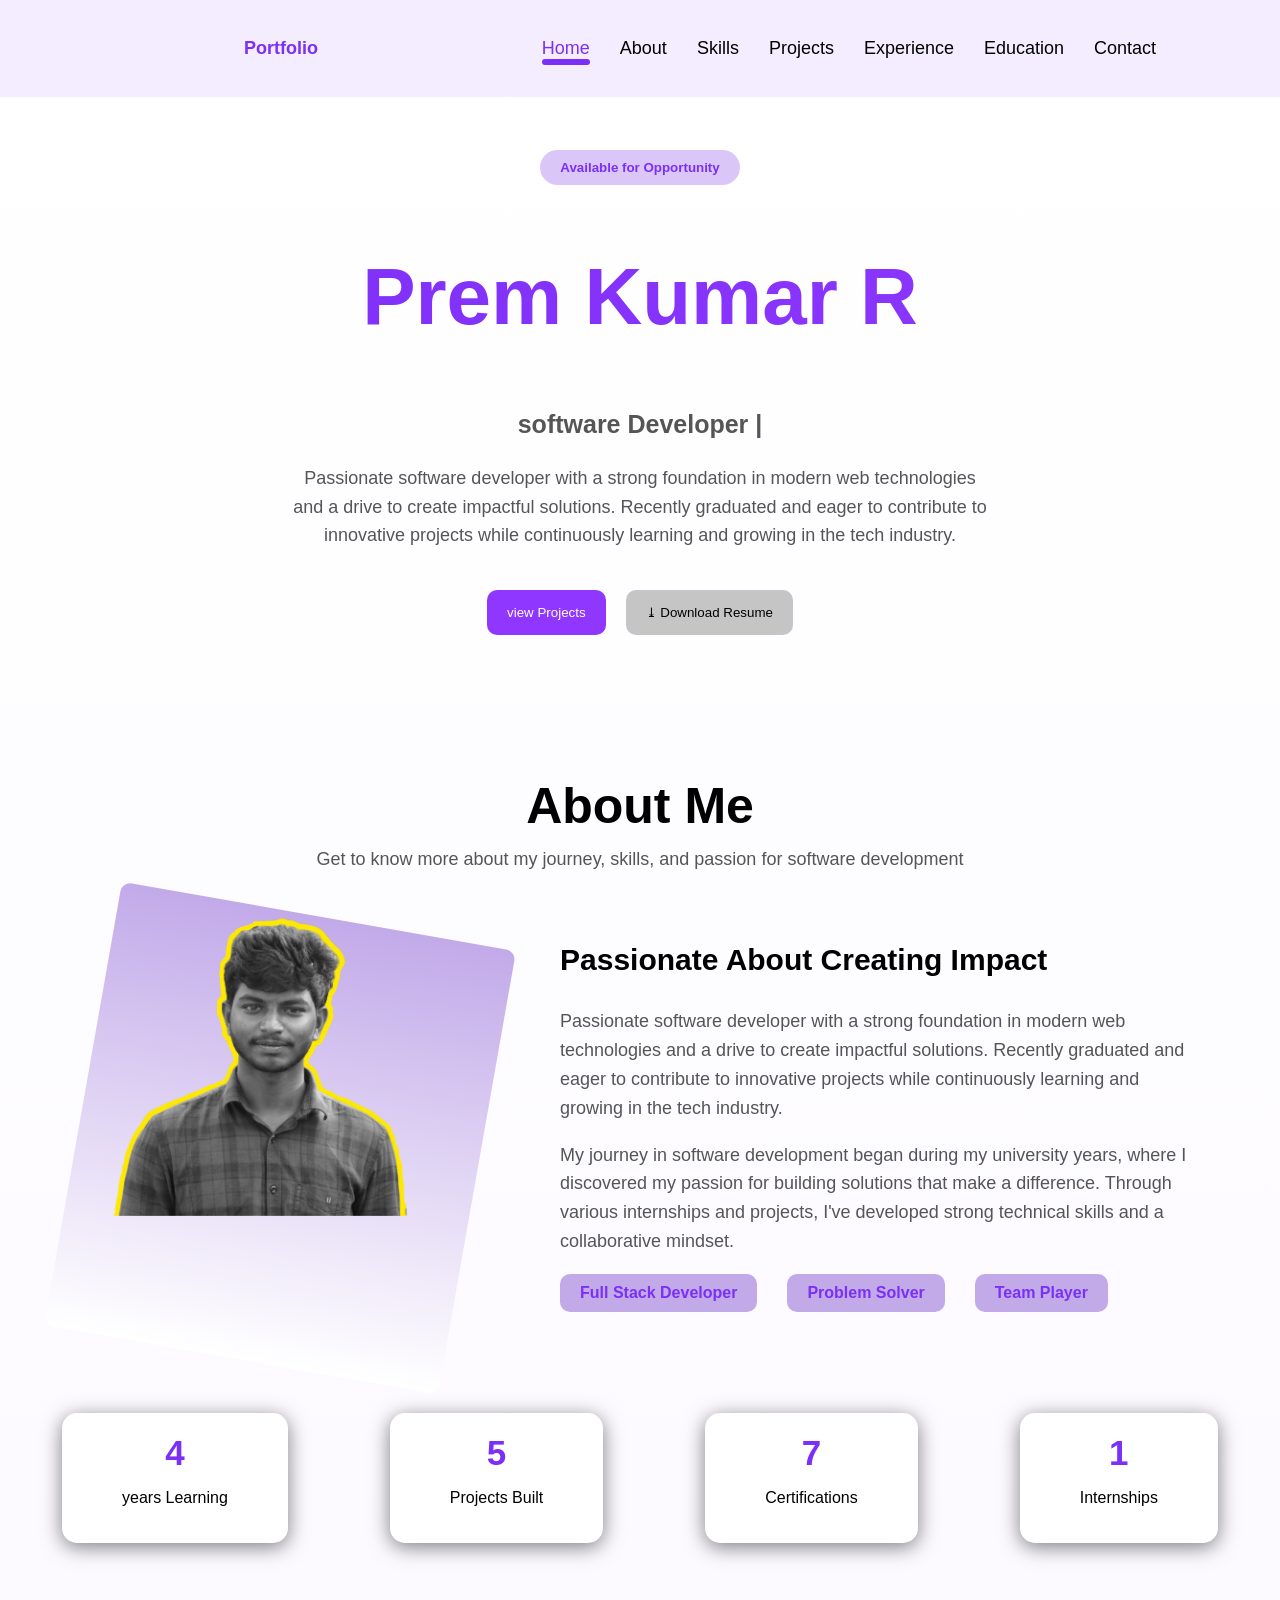
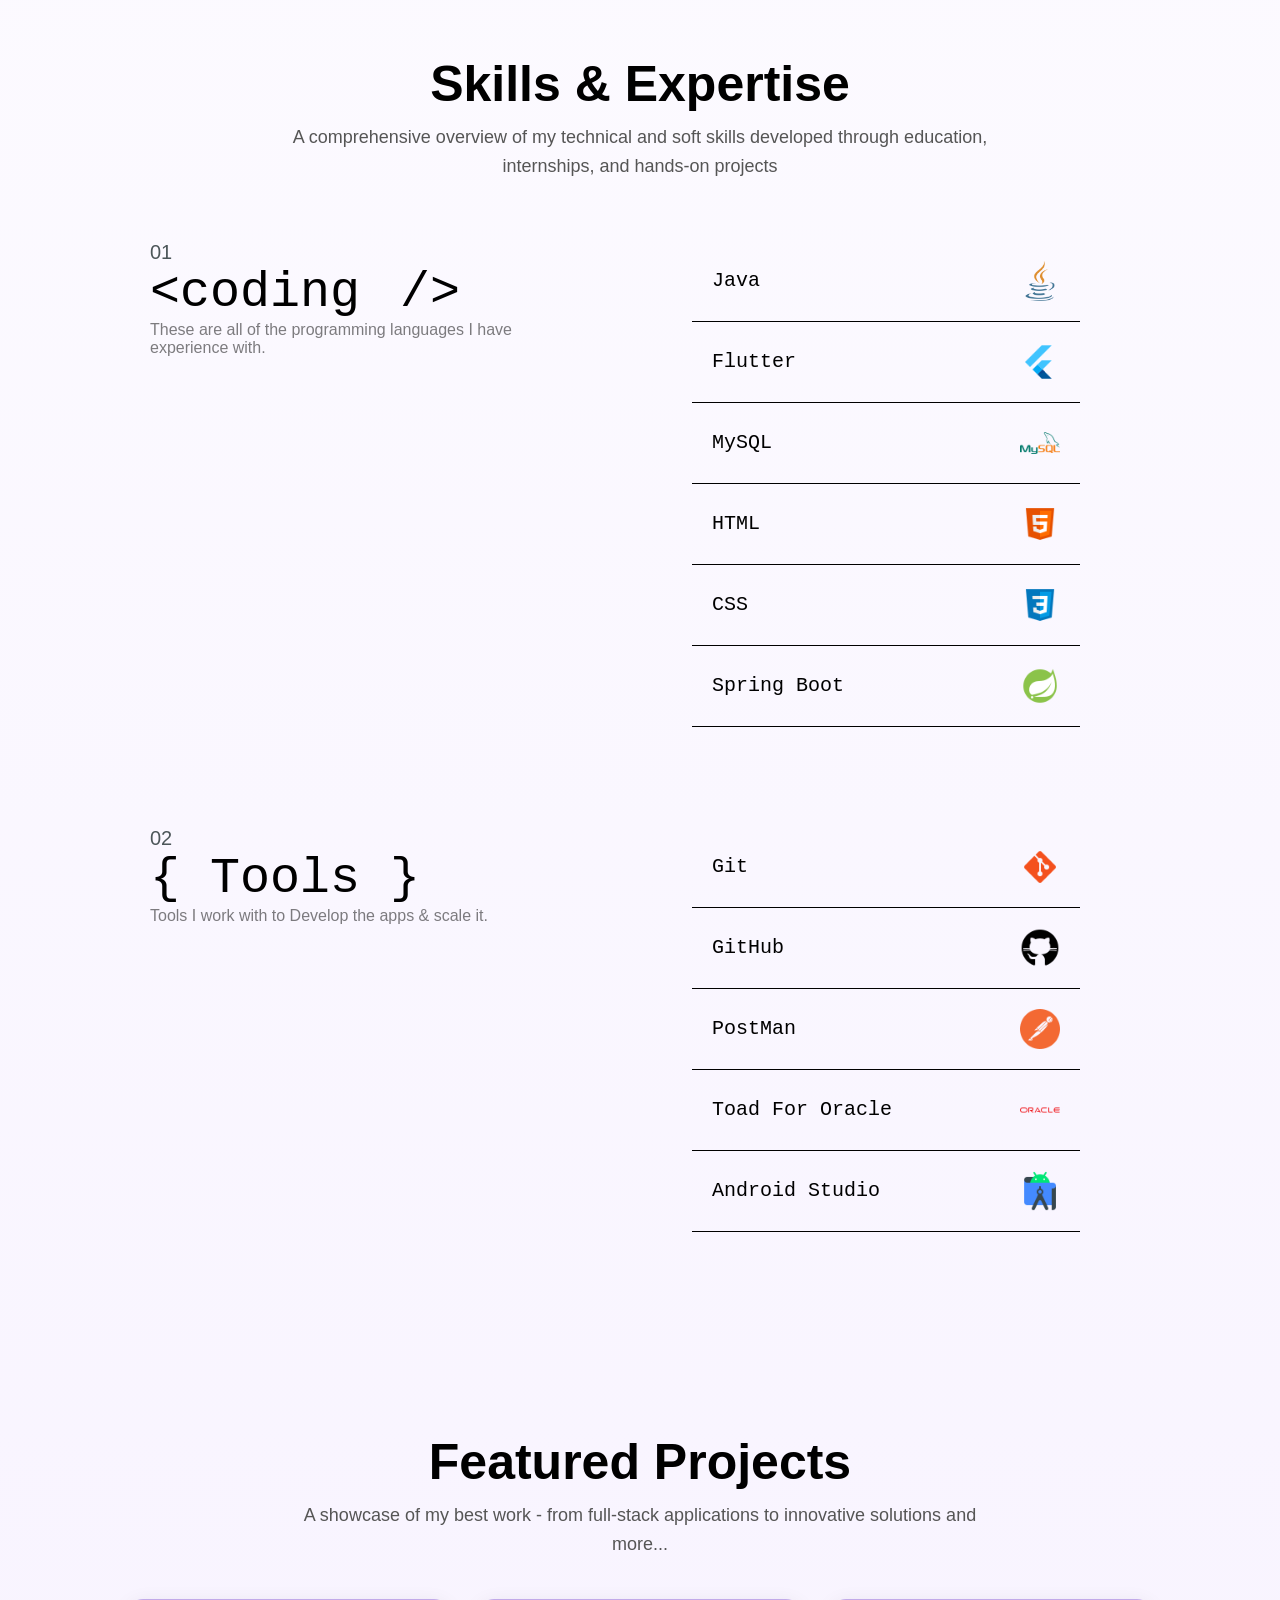
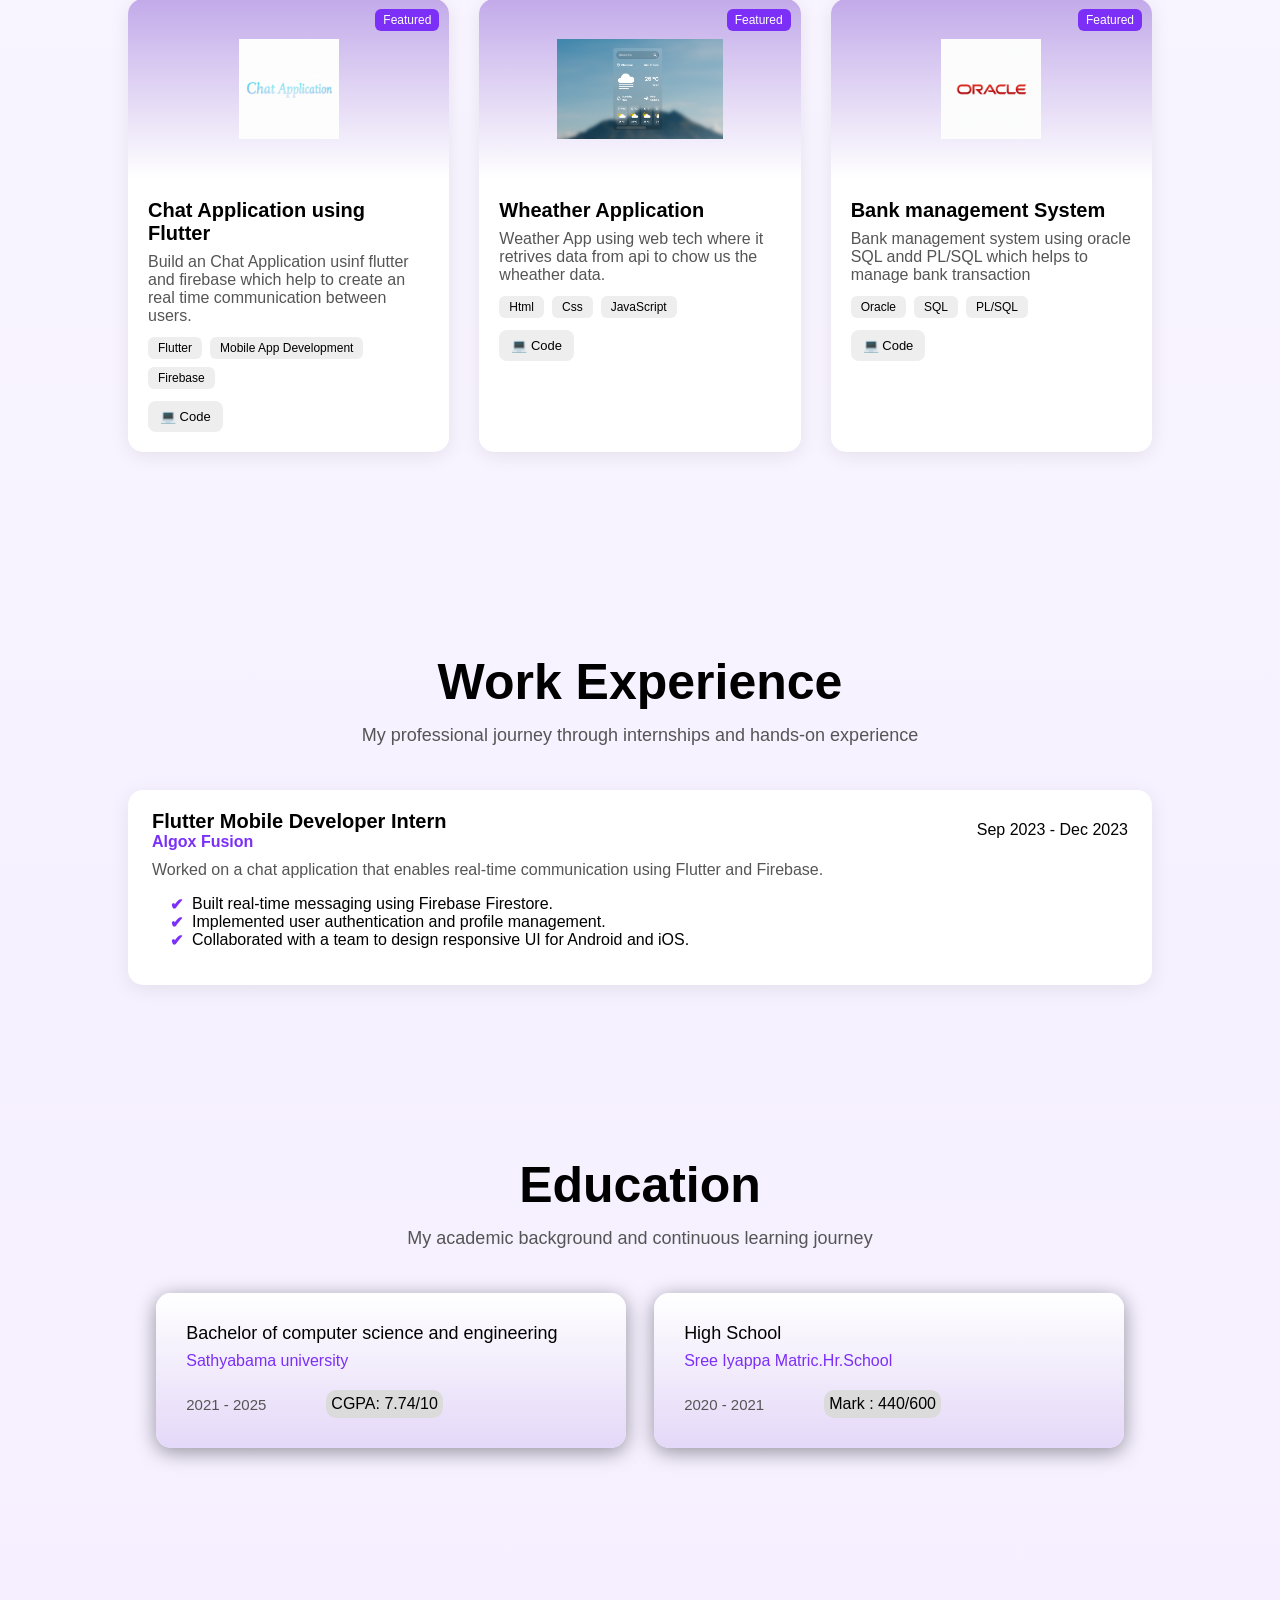
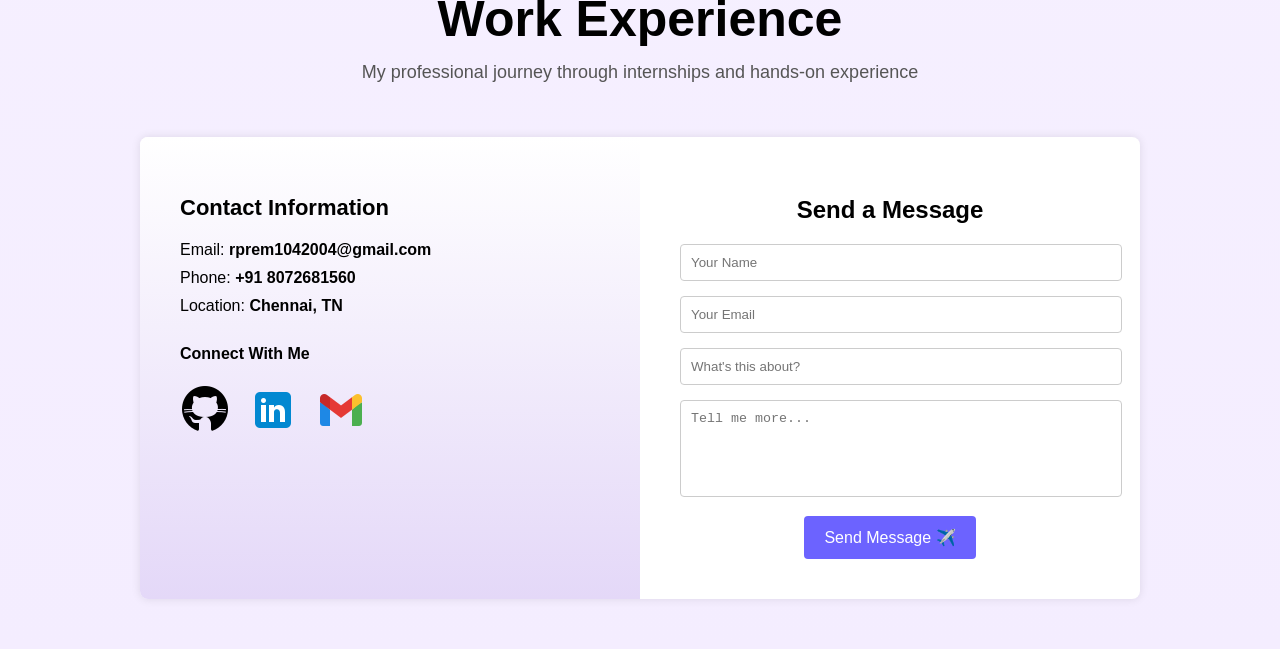
<file: index.html>
<!DOCTYPE html>
<html lang="en">
<head>
    <meta charset="UTF-8">
    <meta name="viewport" content="width=device-width, initial-scale=1.0">
    <title>Portfolio</title>
    <link rel="stylesheet" href="style.css">
    <script src="https://cdn.emailjs.com/dist/email.min.js"></script>
</head>
<body>

    <header>
       <nav class="navbar">
        <div class="logo">Portfolio</div>
        <ul class="nav-links">
        <li class="nav-item active" data-section="home">Home</li>
        <li class="nav-item" data-section="aboutme">About</li>
        <li class="nav-item" data-section="skills_and_expertise">Skills</li>
        <li class="nav-item" data-section="projects">Projects</li>
        <li class="nav-item" data-section="experience">Experience</li>
        <li class="nav-item" data-section="education">Education</li>
        <li class="nav-item" data-section="contact">Contact</li>
        </ul>
       </nav>
    </header>

    <main>
        <section id="home" class="home">
            <button class="avail_opportunity">Available for Opportunity</button>
            <h1 class="user_name">Prem Kumar R</h1>
            <h3 id="titles" class="titles"></h3>
            <p class="description">Passionate software developer with a strong foundation in modern web technologies and a drive to create impactful solutions. Recently graduated and eager to contribute to innovative projects while continuously learning and growing in the tech industry.</p>
            <div class="buttons">
                <button class="view-btn">view Projects</button>
                <button class="resume-btn" onclick="resumeView()" > <span>⤓</span> Download Resume</button>
            </div>
        </section>

        <section id="aboutme" class="aboutme">
            <h1 class="heading">About Me</h1>
            <p class="description">Get to know more about my journey, skills, and passion for software development</p>

            <div class="about_section_photo_intro">
                <div class="photo">
                    <div class="image_">
                        <img src="assets/images/prem.png" style="width:300px; " alt="">
                    </div>

                </div>
                <div class="self_intro">
                    <h3>Passionate About Creating Impact</h3>
                    <p >Passionate software developer with a strong foundation in modern web technologies and a drive to create impactful solutions. Recently graduated and eager to contribute to innovative projects while continuously learning and growing in the tech industry.</p>
                    <p >My journey in software development began during my university years, where I discovered my passion for building solutions that make a difference. Through various internships and projects, I've developed strong technical skills and a collaborative mindset.</p>
                    <div class="highlitter">
                        <div>Full Stack Developer</div>
                        <div>Problem Solver</div>
                        <div>Team Player</div>
                    </div>

                  
                </div>

              

            </div>

                <div class="stats">
                        <div class="stat-box">

                            <span class="count" data-target="4" >4</span>
                            <p>years Learning</p>
                        </div>
                        <div class="stat-box">
                            <span class="count" data-target="5" >5</span>
                            <p>Projects Built</p>
                        </div>
                        <div class="stat-box">
                            <span class="count" data-target="7" >7</span>
                            <p>Certifications</p>
                        </div>
                        <div class="stat-box">
                            <span class="count" data-target="1" >1</span>
                            <p>Internships</p>
                        </div>
                        

                    </div>
        </section>

         <section id="skills_and_expertise" class="skills_and_expertise">
           <h1 class="heading">Skills & Expertise</h1>
           <p class="description">A comprehensive overview of my technical and soft skills developed through education, internships, and hands-on projects</p>
        
           <div class="language_details">
                    <div class="coding">
                        <div class="index_">01</div>
                        <div class="title_">
                             &lt;coding &ThinSpace;/&gt; 
                            </div>
                            <div class="description_">These are all of the programming languages I have experience with.</div>
                    </div>

                    <div class="coding_language_content">
                            <div class="language_content">
                                <span>Java</span>
                                <img src="assets/images/java.png" width="40px" alt="">
                                <div class="rating">⭐️⭐️⭐️⭐️</div>
                            </div>
                              <div class="language_content">
                                <span>Flutter</span>
                                <img src="assets/images/flutter.png"  width="40px" alt="">
                                  <div class="rating">⭐️⭐️⭐️⭐️</div>
                            </div>
                                 
                              <div class="language_content">
                                <span>MySQL</span>
                                <img src="assets/images/mysql.png"  width="40px" alt="">
                                  <div class="rating">⭐️⭐️⭐️⭐️</div>
                            </div>
                              <div class="language_content">
                                <span>HTML</span>
                                <img src="assets/images/html.png"  width="40px" alt="">
                                  <div class="rating">⭐️⭐️⭐️⭐️</div>
                            </div>
                              <div class="language_content">
                                <span>CSS</span>
                                <img src="assets/images/css.png"  width="40px" alt="">
                                  <div class="rating">⭐️⭐️⭐️⭐️</div>
                            </div>
                        
                             <div class="language_content">
                                <span>Spring Boot</span>
                                <img src="assets/images/spring-boot.png"  width="40px" alt="">
                                <div class="rating">⭐️⭐️⭐️</div>
                            </div>
                    </div>   
            </div>

             <div class="language_details">
                    <div class="coding">
                        <div class="index_">02</div>
                        <div class="title_"> { Tools }</div>
                            <div class="description_">Tools I work with to Develop the apps & scale it.</div>
                    </div>

                    <div class="coding_language_content">
                            <div class="language_content">
                                <span>Git</span>
                                <img src="assets/images/git.png" width="40px" alt="">
                                <div class="rating">⭐️⭐️⭐️⭐️</div>
                            </div>
                              <div class="language_content">
                                <span>GitHub</span>
                                <img src="assets/images/github.png"  width="40px" alt="">
                                  <div class="rating">⭐️⭐️⭐️⭐️</div>
                            </div>
                                 
                              <div class="language_content">
                                <span>PostMan</span>
                                <img src="assets/images/postman.png"  width="40px" alt="">
                                  <div class="rating">⭐️⭐️⭐️⭐️</div>
                            </div>
                              <div class="language_content">
                                <span>Toad For Oracle</span>
                                <img src="assets/images/oracle.png"  width="40px" alt="">
                                  <div class="rating">⭐️⭐️⭐️⭐️⭐️</div>
                            </div>
                              <div class="language_content">
                                <span>Android Studio</span>
                                <img src="assets/images/android-studio.png"  width="40px" alt="">
                                  <div class="rating">⭐️⭐️⭐️⭐️</div>
                            </div>
                    </div>   
            </div>
                    </div>
                </div>
        </section> 

        <section id="projects" class="projects-section">
            <h1 class="heading">Featured Projects</h1>
            <p class="description">A showcase of my best work - from full-stack applications to innovative solutions and more...</p>
            
            <div class="project-container" id="projectContainer">
                <!-- js -->
            </div>

            
        </section>

        <section class="experience" id="experience">
            <h1 class="heading">Work Experience</h1>
            <p class="description">My professional journey through internships and hands-on experience</p>

            <div class="experience-container">
                <!-- js -->
            </div>

        </section>

        <section class="education" id="education">
            
            <h1 class="heading">Education</h1>
            <p class="description">My academic background and continuous learning journey</p>

            <div class="education-container">
                <div class="education-card">
                    <div class="education-name">Bachelor of computer science and engineering</div>
                    <div class="scl-clg_name">Sathyabama university</div>
                    <div class="education_details">
                        <div class="dates">2021 - 2025</div>
                        <div class="cgpa">CGPA: 7.74/10</div>
                    </div>
                </div>
                      <div class="education-card">
                    <div class="education-name">High School</div>
                    <div class="scl-clg_name">Sree Iyappa Matric.Hr.School</div>
                    <div class="education_details">
                        <div class="dates">2020 - 2021</div>
                        <div class="cgpa">Mark : 440/600</div>
                    </div>
                </div>
            </div>

        </section>

        <section class="contact" id="contact">
            <h1 class="heading">Work Experience</h1>
            <p class="description">My professional journey through internships and hands-on experience</p>
    <div class="contact-container">
        
        <div class="contact-info">
            <h2>Contact Information</h2>
            <p>Email: <strong>rprem1042004@gmail.com</strong></p>
            <p>Phone: <strong>+91 8072681560</strong></p>
            <p>Location: <strong>Chennai, TN</strong></p>

            <div class="social-icons">
                <h4>Connect With Me</h4>
                <!-- <a href="https://github.com/premkumar0410" target="_blank"><img src="assets/images/github.png" alt="GitHub Profile"></a> -->
                <a target="_blank" href="https://github.com/premkumar0410"><img src="assets/images/github.png" alt="GitHub"></a>
                <a target="_blank" href="www.linkedin.com/in/prem-kumar-r0010"><img src="assets/images/linkedin.png" alt="LinkedIn"></a>
                <a href="mailto:rprem1042004@gmail.com"><img src="assets/images/gmail.png" alt="Gmail"></a>
            </div>
        </div>

        <div class="contact-form">
            <h2>Send a Message</h2>
            <form id="contact-form">
                <input type="text" name="user_name" placeholder="Your Name" required />
                <input type="email" name="user_email" placeholder="Your Email" required />
                <input type="text" name="subject" placeholder="What's this about?" required />
                <textarea name="message" rows="5" placeholder="Tell me more..." required></textarea>
                <button type="submit" id="submit-btn">Send Message ✈️</button>
            </form>
            <div id="form-message" style="display: none; margin-top: 15px; padding: 10px; border-radius: 5px;"></div>
        </div>
    </div>
</section>

    </main>

   
    <script src="script.js"></script>



</body>
</html>
</file>
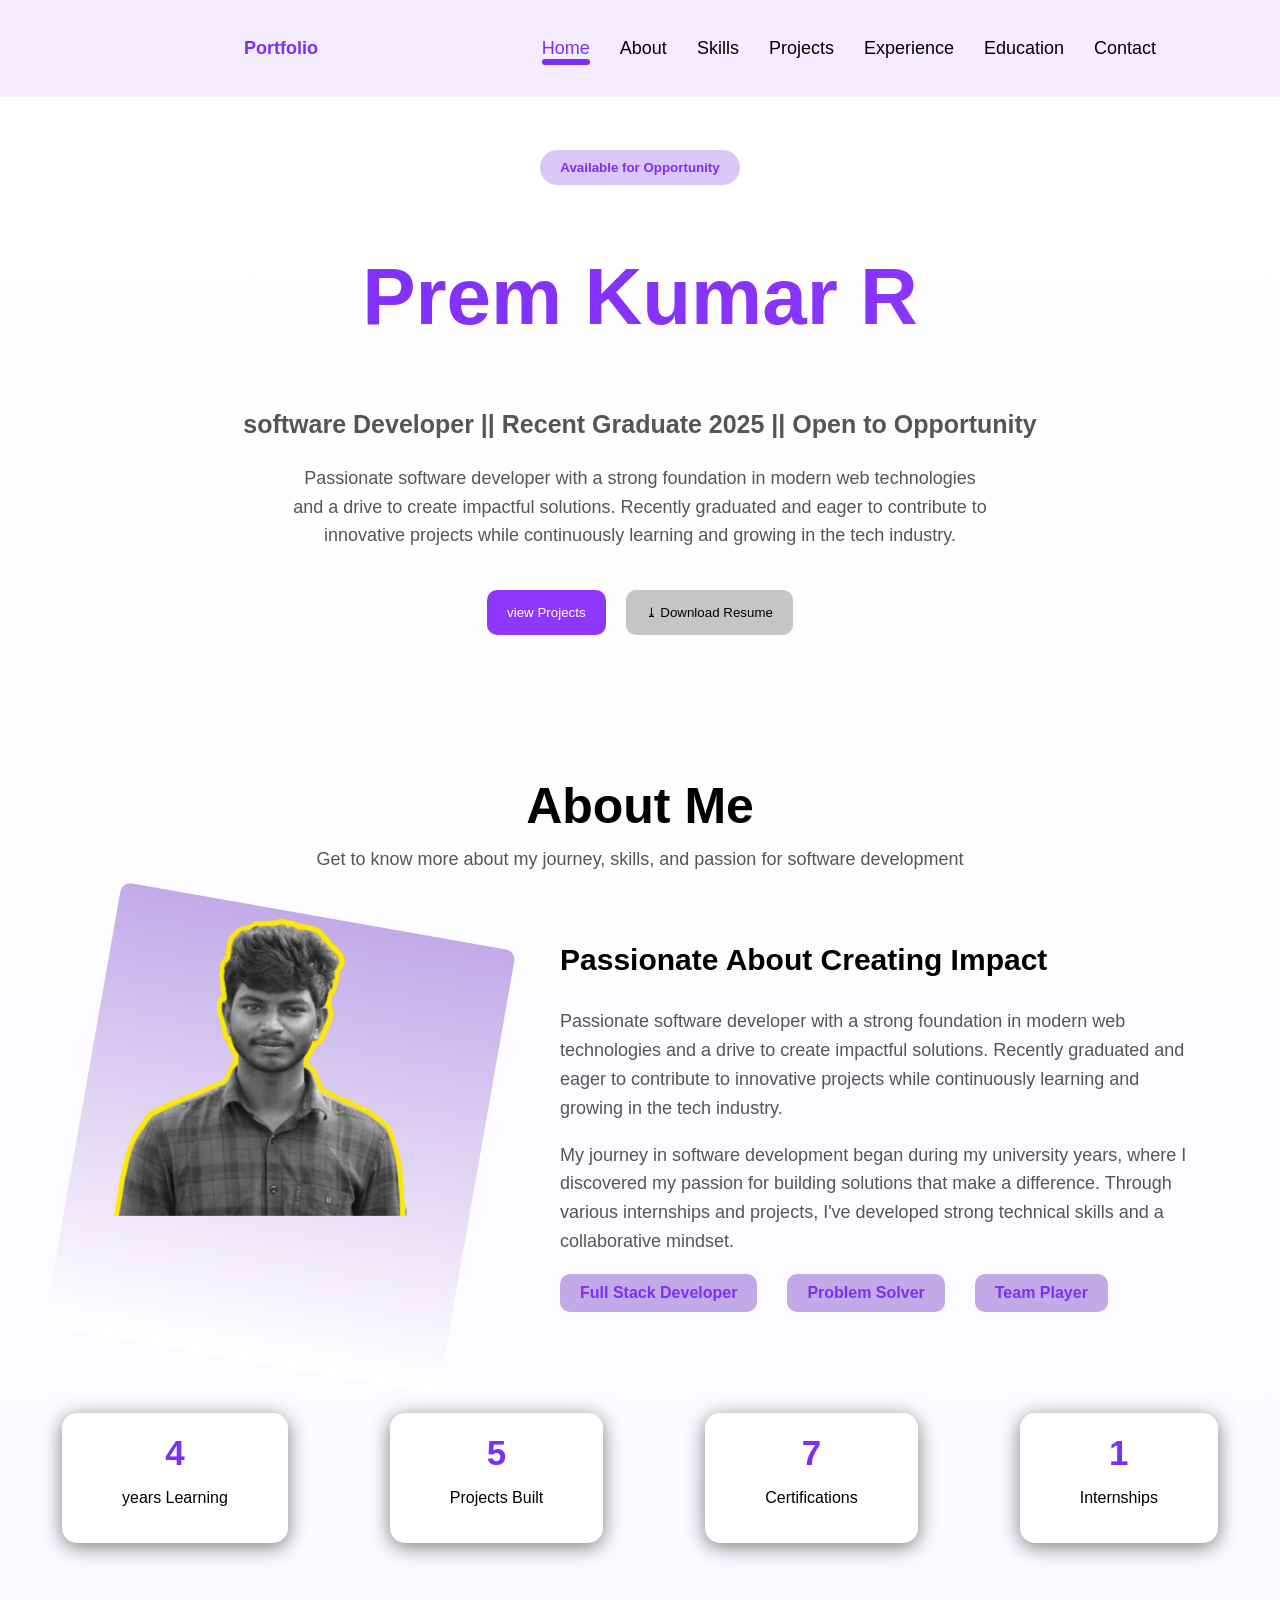
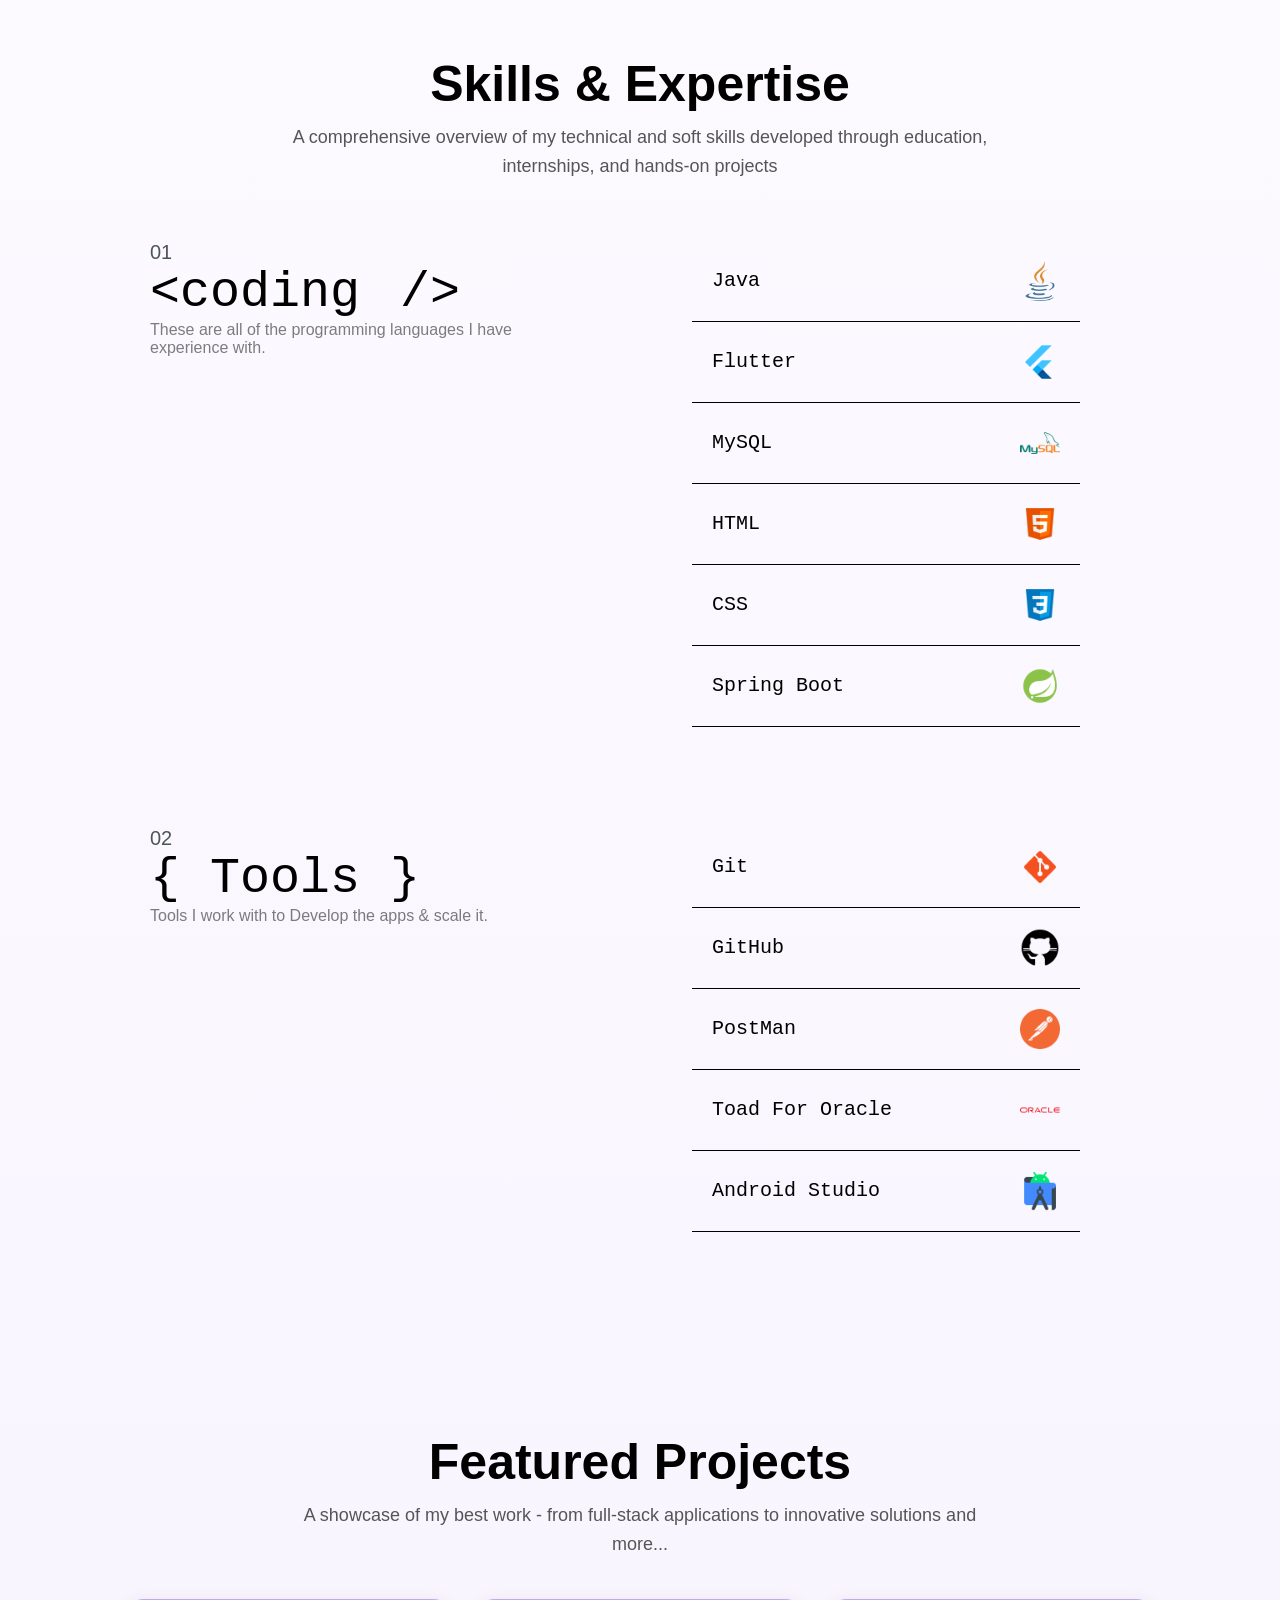
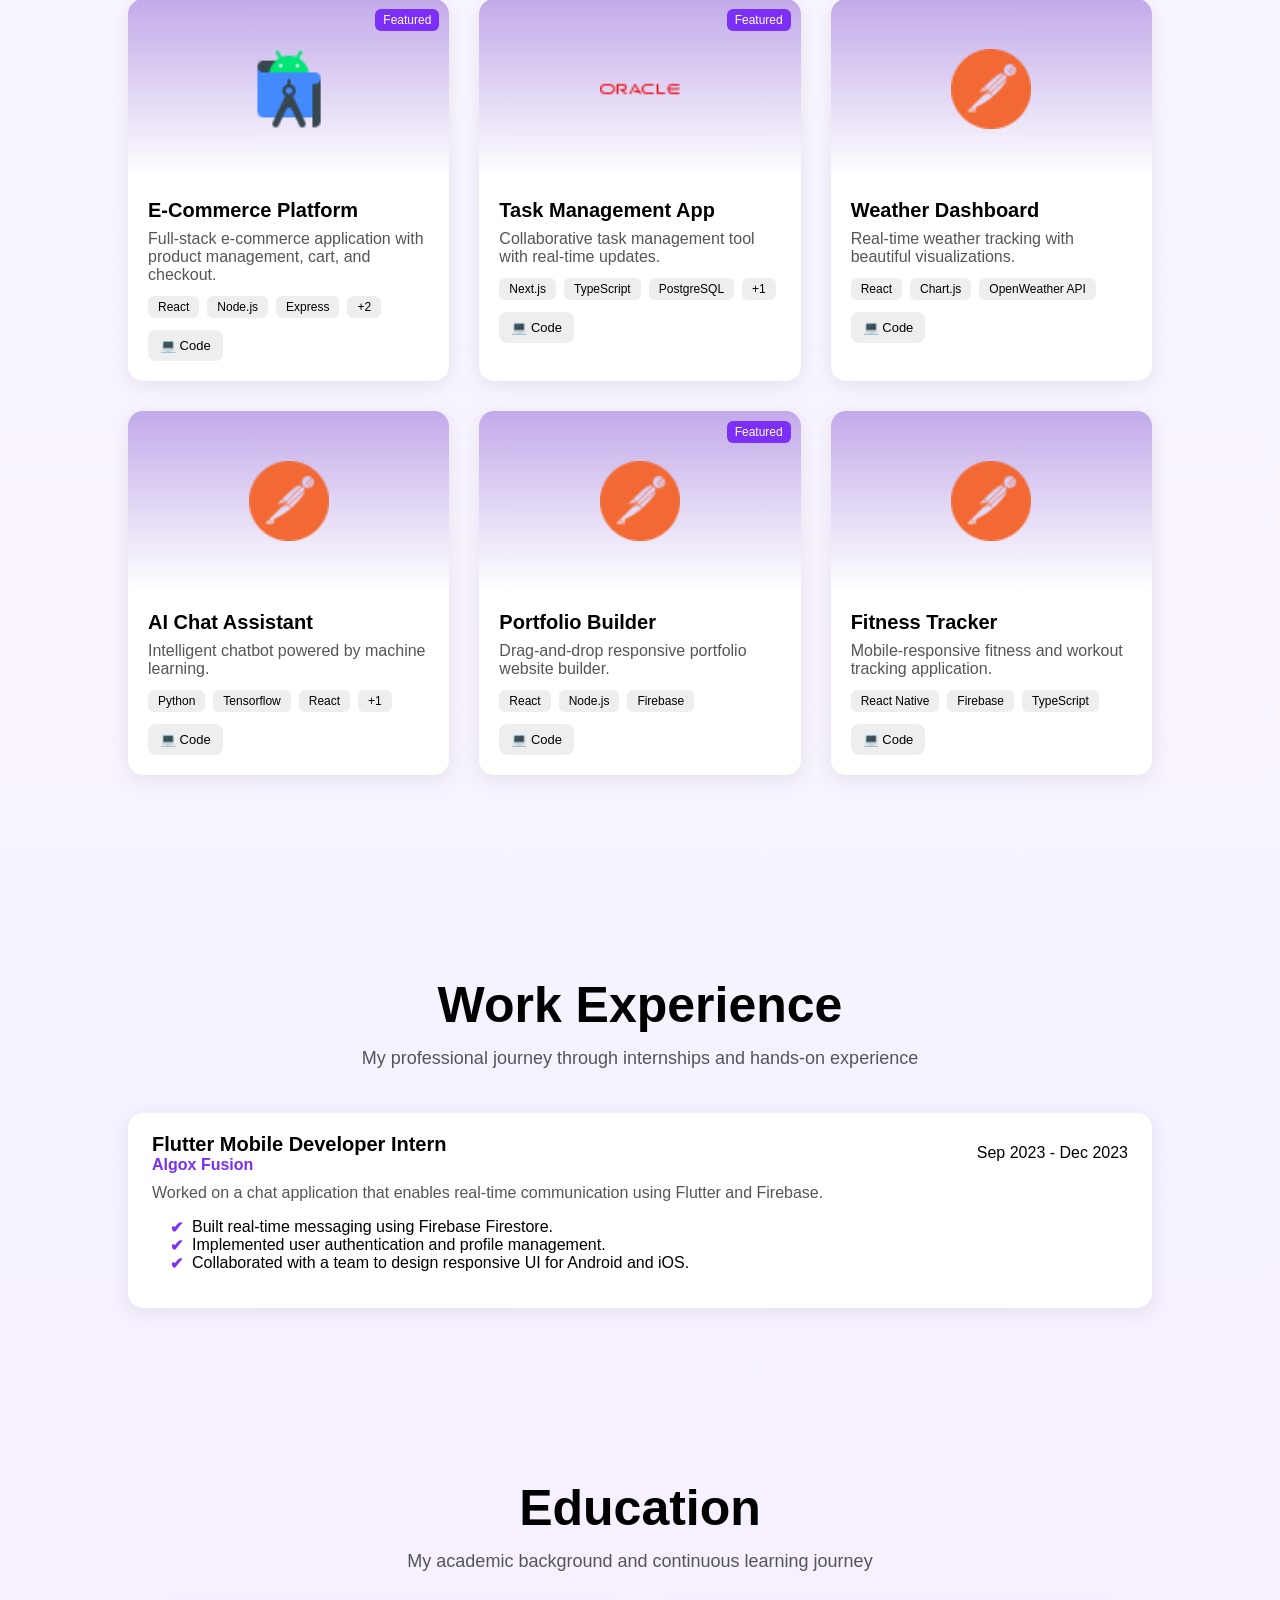
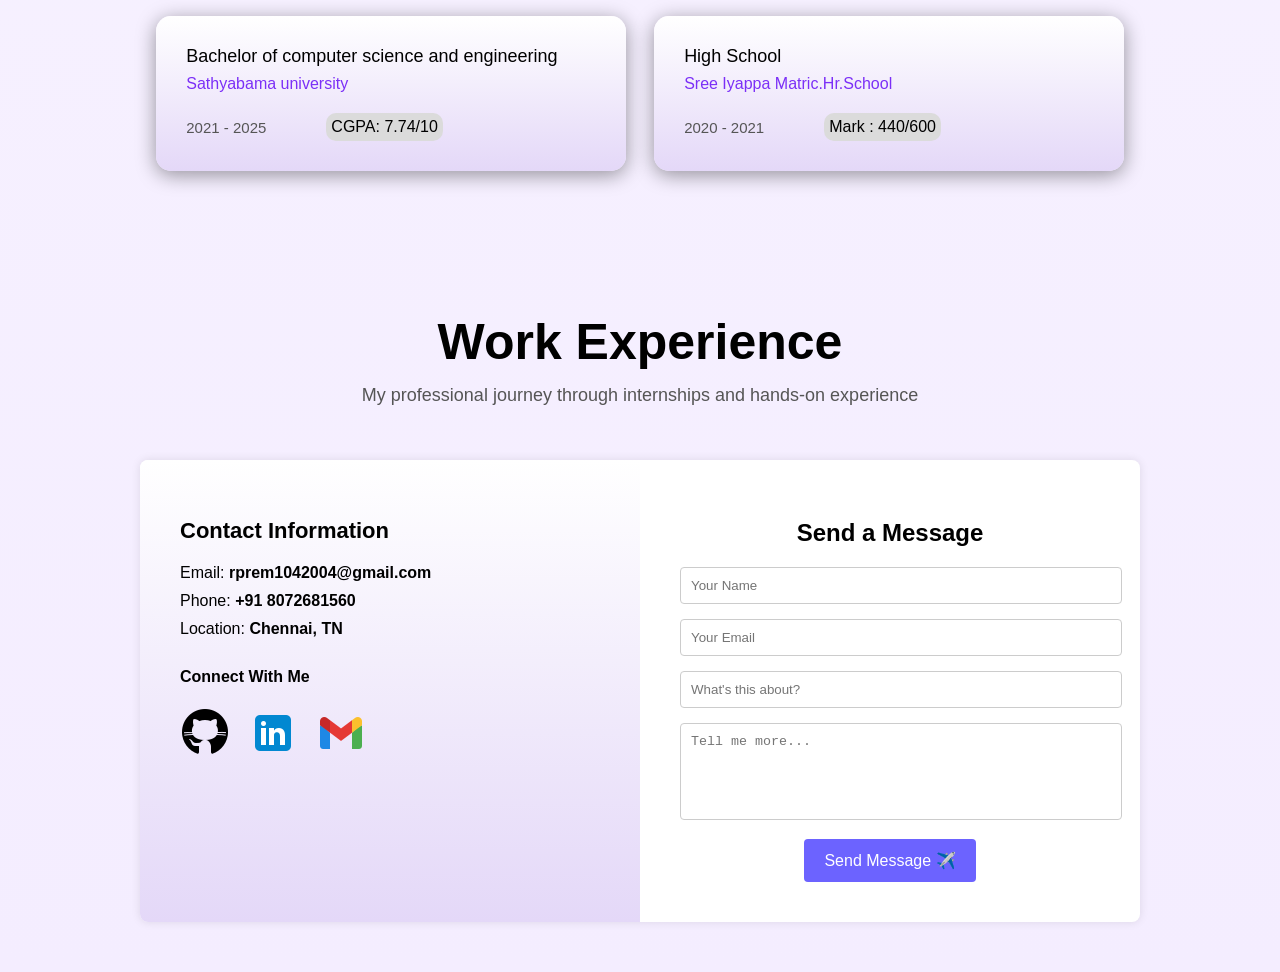
<file: HTML/index.html>
<!DOCTYPE html>
<html lang="en">
<head>
    <meta charset="UTF-8">
    <meta name="viewport" content="width=device-width, initial-scale=1.0">
    <title>Portfolio</title>
    <link rel="stylesheet" href="/CSS/style.css">
    <script src="https://cdn.emailjs.com/dist/email.min.js"></script>
</head>
<body>

    <header>
       <nav class="navbar">
        <div class="logo">Portfolio</div>
        <ul class="nav-links">
        <li class="nav-item active" data-section="home">Home</li>
        <li class="nav-item" data-section="aboutme">About</li>
        <li class="nav-item" data-section="skills_and_expertise">Skills</li>
        <li class="nav-item" data-section="projects">Projects</li>
        <li class="nav-item" data-section="experience">Experience</li>
        <li class="nav-item" data-section="education">Education</li>
        <li class="nav-item" data-section="contact">Contact</li>
        </ul>
       </nav>
    </header>

    <main>
        <section id="home" class="home">
            <button class="avail_opportunity">Available for Opportunity</button>
            <h1 class="user_name">Prem Kumar R</h1>
            <h3 class="titles">software Developer || Recent Graduate 2025 || Open to Opportunity</h3>
            <p class="description">Passionate software developer with a strong foundation in modern web technologies and a drive to create impactful solutions. Recently graduated and eager to contribute to innovative projects while continuously learning and growing in the tech industry.</p>
            <div class="buttons">
                <button class="view-btn">view Projects</button>
                <button class="resume-btn" onclick="resumeView()" > <span>⤓</span> Download Resume</button>
            </div>
        </section>

        <section id="aboutme" class="aboutme">
            <h1 class="heading">About Me</h1>
            <p class="description">Get to know more about my journey, skills, and passion for software development</p>

            <div class="about_section_photo_intro">
                <div class="photo">
                    <div class="image_">
                        <img src="/assets/images/prem.png" style="width:300px; " alt="">
                    </div>

                </div>
                <div class="self_intro">
                    <h3>Passionate About Creating Impact</h3>
                    <p >Passionate software developer with a strong foundation in modern web technologies and a drive to create impactful solutions. Recently graduated and eager to contribute to innovative projects while continuously learning and growing in the tech industry.</p>
                    <p >My journey in software development began during my university years, where I discovered my passion for building solutions that make a difference. Through various internships and projects, I've developed strong technical skills and a collaborative mindset.</p>
                    <div class="highlitter">
                        <div>Full Stack Developer</div>
                        <div>Problem Solver</div>
                        <div>Team Player</div>
                    </div>

                  
                </div>

              

            </div>

                <div class="stats">
                        <div class="stat-box">

                            <span class="count" data-target="4" >4</span>
                            <p>years Learning</p>
                        </div>
                        <div class="stat-box">
                            <span class="count" data-target="5" >5</span>
                            <p>Projects Built</p>
                        </div>
                        <div class="stat-box">
                            <span class="count" data-target="7" >7</span>
                            <p>Certifications</p>
                        </div>
                        <div class="stat-box">
                            <span class="count" data-target="1" >1</span>
                            <p>Internships</p>
                        </div>
                        

                    </div>
        </section>

         <section id="skills_and_expertise" class="skills_and_expertise">
           <h1 class="heading">Skills & Expertise</h1>
           <p class="description">A comprehensive overview of my technical and soft skills developed through education, internships, and hands-on projects</p>
        
           <div class="language_details">
                    <div class="coding">
                        <div class="index_">01</div>
                        <div class="title_">
                             &lt;coding &ThinSpace;/&gt; 
                            </div>
                            <div class="description_">These are all of the programming languages I have experience with.</div>
                    </div>

                    <div class="coding_language_content">
                            <div class="language_content">
                                <span>Java</span>
                                <img src="/assets/images/java.png" width="40px" alt="">
                                <div class="rating">⭐️⭐️⭐️⭐️</div>
                            </div>
                              <div class="language_content">
                                <span>Flutter</span>
                                <img src="/assets/images/flutter.png"  width="40px" alt="">
                                  <div class="rating">⭐️⭐️⭐️⭐️</div>
                            </div>
                                 
                              <div class="language_content">
                                <span>MySQL</span>
                                <img src="/assets/images/mysql.png"  width="40px" alt="">
                                  <div class="rating">⭐️⭐️⭐️⭐️</div>
                            </div>
                              <div class="language_content">
                                <span>HTML</span>
                                <img src="/assets/images/html.png"  width="40px" alt="">
                                  <div class="rating">⭐️⭐️⭐️⭐️</div>
                            </div>
                              <div class="language_content">
                                <span>CSS</span>
                                <img src="/assets/images/css.png"  width="40px" alt="">
                                  <div class="rating">⭐️⭐️⭐️⭐️</div>
                            </div>
                        
                             <div class="language_content">
                                <span>Spring Boot</span>
                                <img src="/assets/images/spring-boot.png"  width="40px" alt="">
                                <div class="rating">⭐️⭐️⭐️</div>
                            </div>
                    </div>   
            </div>

             <div class="language_details">
                    <div class="coding">
                        <div class="index_">02</div>
                        <div class="title_"> { Tools }</div>
                            <div class="description_">Tools I work with to Develop the apps & scale it.</div>
                    </div>

                    <div class="coding_language_content">
                            <div class="language_content">
                                <span>Git</span>
                                <img src="/assets/images/git.png" width="40px" alt="">
                                <div class="rating">⭐️⭐️⭐️⭐️</div>
                            </div>
                              <div class="language_content">
                                <span>GitHub</span>
                                <img src="/assets/images/github.png"  width="40px" alt="">
                                  <div class="rating">⭐️⭐️⭐️⭐️</div>
                            </div>
                                 
                              <div class="language_content">
                                <span>PostMan</span>
                                <img src="/assets/images/postman.png"  width="40px" alt="">
                                  <div class="rating">⭐️⭐️⭐️⭐️</div>
                            </div>
                              <div class="language_content">
                                <span>Toad For Oracle</span>
                                <img src="/assets/images/oracle.png"  width="40px" alt="">
                                  <div class="rating">⭐️⭐️⭐️⭐️⭐️</div>
                            </div>
                              <div class="language_content">
                                <span>Android Studio</span>
                                <img src="/assets/images/android-studio.png"  width="40px" alt="">
                                  <div class="rating">⭐️⭐️⭐️⭐️</div>
                            </div>
                    </div>   
            </div>
                    </div>
                </div>
        </section> 

        <section id="projects" class="projects-section">
            <h1 class="heading">Featured Projects</h1>
            <p class="description">A showcase of my best work - from full-stack applications to innovative solutions and more...</p>
            
            <div class="project-container" id="projectContainer">
                <!-- js -->
            </div>
        </section>

        <section class="experience" id="experience">
            <h1 class="heading">Work Experience</h1>
            <p class="description">My professional journey through internships and hands-on experience</p>

            <div class="experience-container">
                <!-- js -->
            </div>

        </section>

        <section class="education" id="education">
            
            <h1 class="heading">Education</h1>
            <p class="description">My academic background and continuous learning journey</p>

            <div class="education-container">
                <div class="education-card">
                    <div class="education-name">Bachelor of computer science and engineering</div>
                    <div class="scl-clg_name">Sathyabama university</div>
                    <div class="education_details">
                        <div class="dates">2021 - 2025</div>
                        <div class="cgpa">CGPA: 7.74/10</div>
                    </div>
                </div>
                      <div class="education-card">
                    <div class="education-name">High School</div>
                    <div class="scl-clg_name">Sree Iyappa Matric.Hr.School</div>
                    <div class="education_details">
                        <div class="dates">2020 - 2021</div>
                        <div class="cgpa">Mark : 440/600</div>
                    </div>
                </div>
            </div>

        </section>

        <section class="contact" id="contact">
            <h1 class="heading">Work Experience</h1>
            <p class="description">My professional journey through internships and hands-on experience</p>
    <div class="contact-container">
        
        <div class="contact-info">
            <h2>Contact Information</h2>
            <p>Email: <strong>rprem1042004@gmail.com</strong></p>
            <p>Phone: <strong>+91 8072681560</strong></p>
            <p>Location: <strong>Chennai, TN</strong></p>

            <div class="social-icons">
                <h4>Connect With Me</h4>
                <a target="_blank" href="https://github.com/premkumar0410"><img src="/assets/images/github.png" alt="GitHub"></a>
                <a target="_blank" href="www.linkedin.com/in/prem-kumar-r0010"><img src="/assets/images/linkedin.png" alt="LinkedIn"></a>
                <a href="mailto:rprem1042004@gmail.com"><img src="/assets/images/gmail.png" alt="Gmail"></a>
            </div>
        </div>

        <div class="contact-form">
            <h2>Send a Message</h2>
            <form id="contact-form">
                <input type="text" name="user_name" placeholder="Your Name" required />
                <input type="email" name="user_email" placeholder="Your Email" required />
                <input type="text" name="subject" placeholder="What's this about?" required />
                <textarea name="message" rows="5" placeholder="Tell me more..." required></textarea>
                <button type="submit" id="submit-btn">Send Message ✈️</button>
            </form>
            <div id="form-message" style="display: none; margin-top: 15px; padding: 10px; border-radius: 5px;"></div>
        </div>
    </div>
</section>

    </main>

   
    <script src="/JS/script.js"></script>



</body>
</html>
</file>
<file: style.css>
body{
    margin: 0;
    font-family: Arial, sans-serif;
    background: linear-gradient(to bottom,#FFFFFF,#F4EDFF);
}


.navbar{
    display: flex;
    justify-content: space-evenly;
    padding: 20px 60px;
    font-size: 18px;
    align-items: center;
    position: fixed;
    top: 0;
    left: 0;
    width: 100%;

    background: #F4EDFF;
    backdrop-filter: blur(1px);

     z-index: 1000;

}

.logo{
    font-weight: bold;
    color: #7B2FF7;
    transition: all 0.5s ease;
}

.logo:hover{
    transform: scale(1.1);
}

.nav-links{
    list-style: none;
    display: flex;
    gap: 30px;
  
}

.nav-links li{
    cursor: pointer;
    position: relative;
    
}

.nav-links .active {
  color: #7B2FF7;
}

.nav-links li::after{
    content: "";
    position: absolute;
    width: 0%;
    height: 6px;
    left: 0;
    background: #7B2FF7;
    bottom: -6px;
    border-radius: 50px;
    transition: all 1s ease;
}
.nav-links li.active::after {
    width: 100%;
}


/* -------------------common---------------------- */

.heading{
    font-size: 50px;
    margin-bottom: 10px;
    text-align: center;
}

.description{
    margin: 40px auto;
    width: 60%;
    line-height: 1.6;
    font-size: 18px;
    color: #555;
    margin-top: 0px;
    width: 55%;
}


/* -----------------------------------------------home------------------------------------------------ */

.home{
    text-align: center;
    padding-top: 150px;
    /* margin-bottom: 50px; */
}

.avail_opportunity{
    border: none;
    padding: 10px;
    border-radius: 20px;
    color: #7B2FF7;
    background-color: #dac7f8 ;
    font-weight: bold;
    padding-inline: 20px;
}

.user_name{
    font-size: 80px;
    background: linear-gradient(to right, #7B2FF7,#9037FF);
    -webkit-background-clip: text;
    -webkit-text-fill-color: transparent;
    transition: all 1s ease;
}

.titles{
    font-size: 25px;
    color: #555;
    font-family: 'Segoe UI', Tahoma, Geneva, Verdana, sans-serif
}

.buttons {
  margin-top: 20px;
  display: flex;
  justify-content: center;
  gap: 20px;
}

.view-btn{
    padding: 15px;
    background-color: #9037FF;
    color: white;
    padding-inline: 20px;
    border: none;
    border-radius: 10px;
    cursor: pointer;
}

.resume-btn{
    padding: 15px;
    padding-inline: 20px;
    border-radius: 10px;
    background-color: #c5c5c5;
    border: none;
    cursor: pointer;
    transition: all 0.5s ease;
}
.resume-btn:hover{
    transform: scale(1.1);
}

/* --------------------------------------------about me ----------------------------------- */
.aboutme{
    text-align: center;
    padding-top: 100px;
 
}

.about_section_photo_intro{
    display: flex;
    justify-content: space-evenly;
 
}

.photo{
    width: 400px;
    height: 450px;
    background: linear-gradient(to bottom, #c2aae9,#FFFFFF);
    position: relative;
    transform: rotatez(10deg);
    border-radius: 10px;
}

.image_{
      position: absolute;
      transform: rotatez(-10deg);
      left: 20px;
   
      top: 0;
      
}

.self_intro{
    text-decoration: none;
    width: 50%;
 
    text-align: start;
}

.self_intro h3{
    font-size: 30px;
    font-family: 'Segoe UI', Tahoma, Geneva, Verdana, sans-serif
}

.self_intro p{
    line-height: 1.6;
    font-size: 18px;
    color: #555;
}

.highlitter{
    display: flex;
    gap: 30px;
}

.highlitter div{
    background-color: #c2aae9;
    padding: 10px;
    padding-inline: 20px;
    border-radius: 10px;
    color: #7B2FF7;
    font-family: 'Segoe UI', Tahoma, Geneva, Verdana, sans-serif;
    font-weight: bold;
}

.stats{
    display: flex;
    justify-content: space-evenly;
    margin-top: 50px;
    gap: 40px;
  
}

.stat-box{
    padding: 20px 60px;
    background: white;
    border-radius: 15px;
    text-align: center;
    box-shadow: 0 4px 20px rgba(0, 0, 0, 0.5);
    transition: all 0.4s ease;
}

.stat-box:hover{
    transform: scale(1.2);
}

.count{
    font-size: 35px;
    font-weight: bold;
    color: #7B2FF7;
}

/* -------------------skills_and_expertise--------------------------------- */

.skills_and_expertise{
    text-align: center;  
    padding-top: 70px;
}

.language_details{
    margin-left: 150px;
    display: flex;
    margin-bottom: 100px;
    margin-top: 60px;
  
    
}
.coding{
    width: 600px;
    text-align: start;
    
}

.index_{
    color:rgb(76, 86, 89) ;
    font-size: 20px;
}
.title_{
    font-size: 50px;
    font-family: monospace;
}

.description_{
    font-size: 16px;
    opacity: 0.5;
}
.coding_language_content{
    width: 100%;
}

.coding_language_content span:hover{
    
    cursor: pointer;

}
.language_content{
    display: flex;
    position: relative;
    justify-content: space-between;
    align-items: center;
    padding: 20px;
    margin-left: 150px;
    margin-right: 200px;
    font-size: 20px;
    border-bottom: 1px solid;
    font-family:monospace ;
}
.language_content:hover .rating{
    opacity: 1;
    transition: all 0.4s ease;
}

.language_content:hover{
    transform: scale(1.1);
    color: #7B2FF7;
    transition: all 0.4s ease;
}

.rating{
    position: absolute;
    bottom: 0;
    left: 15px;
    /* border: 2px solid; */
    opacity: 0;
}

/* --------------------project Section -------------------------- */

.projects-section {
    text-align: center;
    padding: 60px 0;
}

.project-container{
    display: grid;
    grid-template-columns: repeat(3,1fr);
    gap: 30px;
    width: 80%;
    margin: 40px auto;
}

.project-card{
    background: white;
    border-radius: 15px;
    overflow: hidden;
    box-shadow: 0 4px 20px rgba(0, 0, 0, 0.08);
    opacity: 0;
    transform: translateY(40px);
    transition: all 0.4s ease;
}

.project-card.show{
    opacity: 1;
    transform: translateY(0);
}

.project-card:hover{
    transform: scale(1.1);
}

.project-thumb{
    height: 180px;
    background: linear-gradient(to bottom, #c2aae9, #ffffff);
    display: flex;
    align-items: center;
    justify-content: center;
    position: relative;
}

.project-img {
    width: 100%;
    height: 100px;
    object-fit: contain;
}

.project-content {
    padding: 20px;
    text-align: left;
}


.project-title {
    font-size: 20px;
    font-weight: bold;
}

.project-desc {
    color: #555;
    margin: 8px 0 12px;
}

.tech-stack {
    display: flex;
    flex-wrap: wrap;
    gap: 8px;
}

.tech {
    background: #eee;
    padding: 4px 10px;
    border-radius: 6px;
    font-size: 12px;
}

.project-buttons {
    margin-top: 12px;
    display: flex;
    gap: 10px;
}

.project-buttons button {
    padding: 8px 12px;
    border-radius: 8px;
    border: none;
    cursor: pointer;
    font-size: 13px;
}


.code-btn {
    background: #eee;
}

.demo-btn {
    background: #eee;
}

.badge {
    background: #7B2FF7;
    color: white;
    padding: 4px 8px;
    font-size: 12px;
    border-radius: 6px;
    position: absolute;
    right: 10px;
    top: 10px;
}

@media (max-width: 992px) {
    .projects-container {
        grid-template-columns: repeat(2, 1fr);
    }
}

@media (max-width: 600px) {
    .projects-container {
        grid-template-columns: repeat(1, 1fr);
    }
}


/* -------------------- Experience ------------------- */

.experience {
  text-align: center;
  padding: 30px 0;
  padding-top: 60px;
}

.experience-container {
  width: 80%;
  margin: 40px auto;
  display: flex;
  flex-direction: column;
  gap: 20px;
}

.experience-card {
  background: white;
  border-radius: 15px;
  padding: 20px 24px;
  box-shadow: 0 4px 20px rgba(0, 0, 0, 0.08);
  text-align: left;
  opacity: 0;
  transform: translateY(100px);
  transition: all 0.6s ease;
  
}

.experience-card.show {
  opacity: 1;
  transform: translateY(0);
}

.experience-card:hover{
    transform: scale(1.1);
    

}

.exp-header {
  display: flex;
  justify-content: space-between;
  align-items: center;
  
}

.exp-role {
  font-size: 20px;
  font-weight: bold;
}

.exp-company {
  color: #7b2ff7;
  font-weight: 600;
}

.exp-dates {
  font-size: 14px;
  color: #777;
}

.exp-description {
  margin-top: 10px;
  color: #555;
}

.exp-achievements {
  margin-top: 12px;
  padding-left: 18px;
}

.exp-achievements li {
    list-style: none;
    position: relative;
    padding-left: 22px;
}

.exp-achievements li::before {
    content: "✔"; 
    position: absolute;
    left: 0;
    top: 0;
    color: #7B2FF7;
    font-weight: bold;
}

/* responsive */
@media (max-width: 600px) {
  .experience-container {
    width: 90%;
  }
  .exp-header {
    flex-direction: column;
    align-items: flex-start;
    gap: 4px;
  }
}


/* ------------------------education ---------------------------- */
.education{
    text-align: center;
    padding-top: 60px;
}

.education-container{
    width: 80%;
    margin: 40px auto;
    display: flex;
    justify-content: space-evenly;
}
.education-card{
    width: 40%;
    background: linear-gradient(to bottom,#FFFFFF,#e4d8f8);
    padding: 30px;
    border-radius: 15px;
    box-shadow: 0 4px 20px rgba(0, 0, 0, 0.4);
}

.education-name{
    text-align: start;
    font-size: 18px;
    margin-bottom: 8px;
    font-weight: 500;
    
}

.scl-clg_name{
    font-size: 16px;
    color: #7B2FF7;
    text-align: left;
}

.education_details{
    display: flex;
    gap: 60px;
    align-items: center;
    margin-top: 20px;
}

.dates{
 font-size: 15px;
 color: #555;   
}

.cgpa{
   background: #dbdbdb;
   padding: 5px;
   border-radius: 10px;
}
/* -----------------------------------contact---------------------- */
.contact{
    text-align: center;
    /* margin-top: 50px; */
      padding-top: 60px;
    
}
 .contact-container {
      display: flex;
      max-width: 1000px;
      margin: 50px auto;
      background-color: #fff;
      box-shadow: 0 0 10px rgba(0,0,0,0.1);
      border-radius: 8px;
      overflow: hidden;
    }

    .contact-info {
      flex: 1;
      background: linear-gradient(to bottom,#FFFFFF,#e4d8f8);
        text-align: start;
      padding: 40px;
    }

    .contact-info h2 {
        font-size: 22px;
      margin-bottom: 20px;
    }

    .contact-info p {
      margin: 10px 0;
    }

    .social-icons {
      margin-top: 30px;
    }

    .social-icons a {
      margin-right: 15px;
      color: white;
      font-size: 24px;
      text-decoration: none;
    }

    .contact-form {
      flex: 1;
      padding: 40px;
    }

    .contact-form h2 {
      margin-bottom: 20px;
    }

    .contact-form input,
    .contact-form textarea {
      width: 100%;
      padding: 10px;
      margin-bottom: 15px;
      border: 1px solid #ccc;
      border-radius: 4px;
      resize: none;
    }

    .contact-form button {
      background-color: #6c63ff;
      color: white;
      border: none;
      padding: 12px 20px;
      border-radius: 4px;
      cursor: pointer;
      font-size: 16px;
    }

    .contact-form button:hover {
      background-color: #574fd2;
    }
</file>
<file: CSS/style.css>
body{
    margin: 0;
    font-family: Arial, sans-serif;
    background: linear-gradient(to bottom,#FFFFFF,#F4EDFF);
}


.navbar{
    display: flex;
    justify-content: space-evenly;
    padding: 20px 60px;
    font-size: 18px;
    align-items: center;
    position: fixed;
    top: 0;
    left: 0;
    width: 100%;

    background: #F4EDFF;
    backdrop-filter: blur(1px);

     z-index: 1000;

}

.logo{
    font-weight: bold;
    color: #7B2FF7;
    transition: all 0.5s ease;
}

.logo:hover{
    transform: scale(1.1);
}

.nav-links{
    list-style: none;
    display: flex;
    gap: 30px;
  
}

.nav-links li{
    cursor: pointer;
    position: relative;
    
}

.nav-links .active {
  color: #7B2FF7;
}

.nav-links li::after{
    content: "";
    position: absolute;
    width: 0%;
    height: 6px;
    left: 0;
    background: #7B2FF7;
    bottom: -6px;
    border-radius: 50px;
    transition: all 1s ease;
}
.nav-links li.active::after {
    width: 100%;
}


/* -------------------common---------------------- */

.heading{
    font-size: 50px;
    margin-bottom: 10px;
    text-align: center;
}

.description{
    margin: 40px auto;
    width: 60%;
    line-height: 1.6;
    font-size: 18px;
    color: #555;
    margin-top: 0px;
    width: 55%;
}


/* -----------------------------------------------home------------------------------------------------ */

.home{
    text-align: center;
    padding-top: 150px;
    /* margin-bottom: 50px; */
}

.avail_opportunity{
    border: none;
    padding: 10px;
    border-radius: 20px;
    color: #7B2FF7;
    background-color: #dac7f8 ;
    font-weight: bold;
    padding-inline: 20px;
}

.user_name{
    font-size: 80px;
    background: linear-gradient(to right, #7B2FF7,#9037FF);
    -webkit-background-clip: text;
    -webkit-text-fill-color: transparent;
    transition: all 1s ease;
}

.titles{
    font-size: 25px;
    color: #555;
    font-family: 'Segoe UI', Tahoma, Geneva, Verdana, sans-serif
}

.buttons {
  margin-top: 20px;
  display: flex;
  justify-content: center;
  gap: 20px;
}

.view-btn{
    padding: 15px;
    background-color: #9037FF;
    color: white;
    padding-inline: 20px;
    border: none;
    border-radius: 10px;
    cursor: pointer;
}

.resume-btn{
    padding: 15px;
    padding-inline: 20px;
    border-radius: 10px;
    background-color: #c5c5c5;
    border: none;
    cursor: pointer;
    transition: all 0.5s ease;
}
.resume-btn:hover{
    transform: scale(1.1);
}

/* --------------------------------------------about me ----------------------------------- */
.aboutme{
    text-align: center;
    padding-top: 100px;
 
}

.about_section_photo_intro{
    display: flex;
    justify-content: space-evenly;
 
}

.photo{
    width: 400px;
    height: 450px;
    background: linear-gradient(to bottom, #c2aae9,#FFFFFF);
    position: relative;
    transform: rotatez(10deg);
    border-radius: 10px;
}

.image_{
      position: absolute;
      transform: rotatez(-10deg);
      left: 20px;
   
      top: 0;
      
}

.self_intro{
    text-decoration: none;
    width: 50%;
 
    text-align: start;
}

.self_intro h3{
    font-size: 30px;
    font-family: 'Segoe UI', Tahoma, Geneva, Verdana, sans-serif
}

.self_intro p{
    line-height: 1.6;
    font-size: 18px;
    color: #555;
}

.highlitter{
    display: flex;
    gap: 30px;
}

.highlitter div{
    background-color: #c2aae9;
    padding: 10px;
    padding-inline: 20px;
    border-radius: 10px;
    color: #7B2FF7;
    font-family: 'Segoe UI', Tahoma, Geneva, Verdana, sans-serif;
    font-weight: bold;
}

.stats{
    display: flex;
    justify-content: space-evenly;
    margin-top: 50px;
    gap: 40px;
  
}

.stat-box{
    padding: 20px 60px;
    background: white;
    border-radius: 15px;
    text-align: center;
    box-shadow: 0 4px 20px rgba(0, 0, 0, 0.5);
    transition: all 0.4s ease;
}

.stat-box:hover{
    transform: scale(1.2);
}

.count{
    font-size: 35px;
    font-weight: bold;
    color: #7B2FF7;
}

/* -------------------skills_and_expertise--------------------------------- */

.skills_and_expertise{
    text-align: center;  
    padding-top: 70px;
}

.language_details{
    margin-left: 150px;
    display: flex;
    margin-bottom: 100px;
    margin-top: 60px;
  
    
}
.coding{
    width: 600px;
    text-align: start;
    
}

.index_{
    color:rgb(76, 86, 89) ;
    font-size: 20px;
}
.title_{
    font-size: 50px;
    font-family: monospace;
}

.description_{
    font-size: 16px;
    opacity: 0.5;
}
.coding_language_content{
    width: 100%;
}

.coding_language_content span:hover{
    
    cursor: pointer;

}
.language_content{
    display: flex;
    position: relative;
    justify-content: space-between;
    align-items: center;
    padding: 20px;
    margin-left: 150px;
    margin-right: 200px;
    font-size: 20px;
    border-bottom: 1px solid;
    font-family:monospace ;
}
.language_content:hover .rating{
    opacity: 1;
    transition: all 0.4s ease;
}

.language_content:hover{
    transform: scale(1.1);
    color: #7B2FF7;
    transition: all 0.4s ease;
}

.rating{
    position: absolute;
    bottom: 0;
    left: 15px;
    /* border: 2px solid; */
    opacity: 0;
}

/* --------------------project Section -------------------------- */

.projects-section {
    text-align: center;
    padding: 60px 0;
}

.project-container{
    display: grid;
    grid-template-columns: repeat(3,1fr);
    gap: 30px;
    width: 80%;
    margin: 40px auto;
}

.project-card{
    background: white;
    border-radius: 15px;
    overflow: hidden;
    box-shadow: 0 4px 20px rgba(0, 0, 0, 0.08);
    opacity: 0;
    transform: translateY(40px);
    transition: all 0.4s ease;
}

.project-card.show{
    opacity: 1;
    transform: translateY(0);
}

.project-card:hover{
    transform: scale(1.1);
}

.project-thumb{
    height: 180px;
    background: linear-gradient(to bottom, #c2aae9, #ffffff);
    display: flex;
    align-items: center;
    justify-content: center;
    position: relative;
}

.project-img {
    width: 100%;
    height: 80px;
    object-fit: contain;
}

.project-content {
    padding: 20px;
    text-align: left;
}


.project-title {
    font-size: 20px;
    font-weight: bold;
}

.project-desc {
    color: #555;
    margin: 8px 0 12px;
}

.tech-stack {
    display: flex;
    flex-wrap: wrap;
    gap: 8px;
}

.tech {
    background: #eee;
    padding: 4px 10px;
    border-radius: 6px;
    font-size: 12px;
}

.project-buttons {
    margin-top: 12px;
    display: flex;
    gap: 10px;
}

.project-buttons button {
    padding: 8px 12px;
    border-radius: 8px;
    border: none;
    cursor: pointer;
    font-size: 13px;
}


.code-btn {
    background: #eee;
}

.demo-btn {
    background: #eee;
}

.badge {
    background: #7B2FF7;
    color: white;
    padding: 4px 8px;
    font-size: 12px;
    border-radius: 6px;
    position: absolute;
    right: 10px;
    top: 10px;
}

@media (max-width: 992px) {
    .projects-container {
        grid-template-columns: repeat(2, 1fr);
    }
}

@media (max-width: 600px) {
    .projects-container {
        grid-template-columns: repeat(1, 1fr);
    }
}


/* -------------------- Experience ------------------- */

.experience {
  text-align: center;
  padding: 30px 0;
  padding-top: 60px;
}

.experience-container {
  width: 80%;
  margin: 40px auto;
  display: flex;
  flex-direction: column;
  gap: 20px;
}

.experience-card {
  background: white;
  border-radius: 15px;
  padding: 20px 24px;
  box-shadow: 0 4px 20px rgba(0, 0, 0, 0.08);
  text-align: left;
  opacity: 0;
  transform: translateY(100px);
  transition: all 0.6s ease;
  
}

.experience-card.show {
  opacity: 1;
  transform: translateY(0);
}

.experience-card:hover{
    transform: scale(1.1);
    

}

.exp-header {
  display: flex;
  justify-content: space-between;
  align-items: center;
  
}

.exp-role {
  font-size: 20px;
  font-weight: bold;
}

.exp-company {
  color: #7b2ff7;
  font-weight: 600;
}

.exp-dates {
  font-size: 14px;
  color: #777;
}

.exp-description {
  margin-top: 10px;
  color: #555;
}

.exp-achievements {
  margin-top: 12px;
  padding-left: 18px;
}

.exp-achievements li {
    list-style: none;
    position: relative;
    padding-left: 22px;
}

.exp-achievements li::before {
    content: "✔"; 
    position: absolute;
    left: 0;
    top: 0;
    color: #7B2FF7;
    font-weight: bold;
}

/* responsive */
@media (max-width: 600px) {
  .experience-container {
    width: 90%;
  }
  .exp-header {
    flex-direction: column;
    align-items: flex-start;
    gap: 4px;
  }
}


/* ------------------------education ---------------------------- */
.education{
    text-align: center;
    padding-top: 60px;
}

.education-container{
    width: 80%;
    margin: 40px auto;
    display: flex;
    justify-content: space-evenly;
}
.education-card{
    width: 40%;
    background: linear-gradient(to bottom,#FFFFFF,#e4d8f8);
    padding: 30px;
    border-radius: 15px;
    box-shadow: 0 4px 20px rgba(0, 0, 0, 0.4);
}

.education-name{
    text-align: start;
    font-size: 18px;
    margin-bottom: 8px;
    font-weight: 500;
    
}

.scl-clg_name{
    font-size: 16px;
    color: #7B2FF7;
    text-align: left;
}

.education_details{
    display: flex;
    gap: 60px;
    align-items: center;
    margin-top: 20px;
}

.dates{
 font-size: 15px;
 color: #555;   
}

.cgpa{
   background: #dbdbdb;
   padding: 5px;
   border-radius: 10px;
}
/* -----------------------------------contact---------------------- */
.contact{
    text-align: center;
    /* margin-top: 50px; */
      padding-top: 60px;
    
}
 .contact-container {
      display: flex;
      max-width: 1000px;
      margin: 50px auto;
      background-color: #fff;
      box-shadow: 0 0 10px rgba(0,0,0,0.1);
      border-radius: 8px;
      overflow: hidden;
    }

    .contact-info {
      flex: 1;
      background: linear-gradient(to bottom,#FFFFFF,#e4d8f8);
        text-align: start;
      padding: 40px;
    }

    .contact-info h2 {
        font-size: 22px;
      margin-bottom: 20px;
    }

    .contact-info p {
      margin: 10px 0;
    }

    .social-icons {
      margin-top: 30px;
    }

    .social-icons a {
      margin-right: 15px;
      color: white;
      font-size: 24px;
      text-decoration: none;
    }

    .contact-form {
      flex: 1;
      padding: 40px;
    }

    .contact-form h2 {
      margin-bottom: 20px;
    }

    .contact-form input,
    .contact-form textarea {
      width: 100%;
      padding: 10px;
      margin-bottom: 15px;
      border: 1px solid #ccc;
      border-radius: 4px;
      resize: none;
    }

    .contact-form button {
      background-color: #6c63ff;
      color: white;
      border: none;
      padding: 12px 20px;
      border-radius: 4px;
      cursor: pointer;
      font-size: 16px;
    }

    .contact-form button:hover {
      background-color: #574fd2;
    }
</file>
